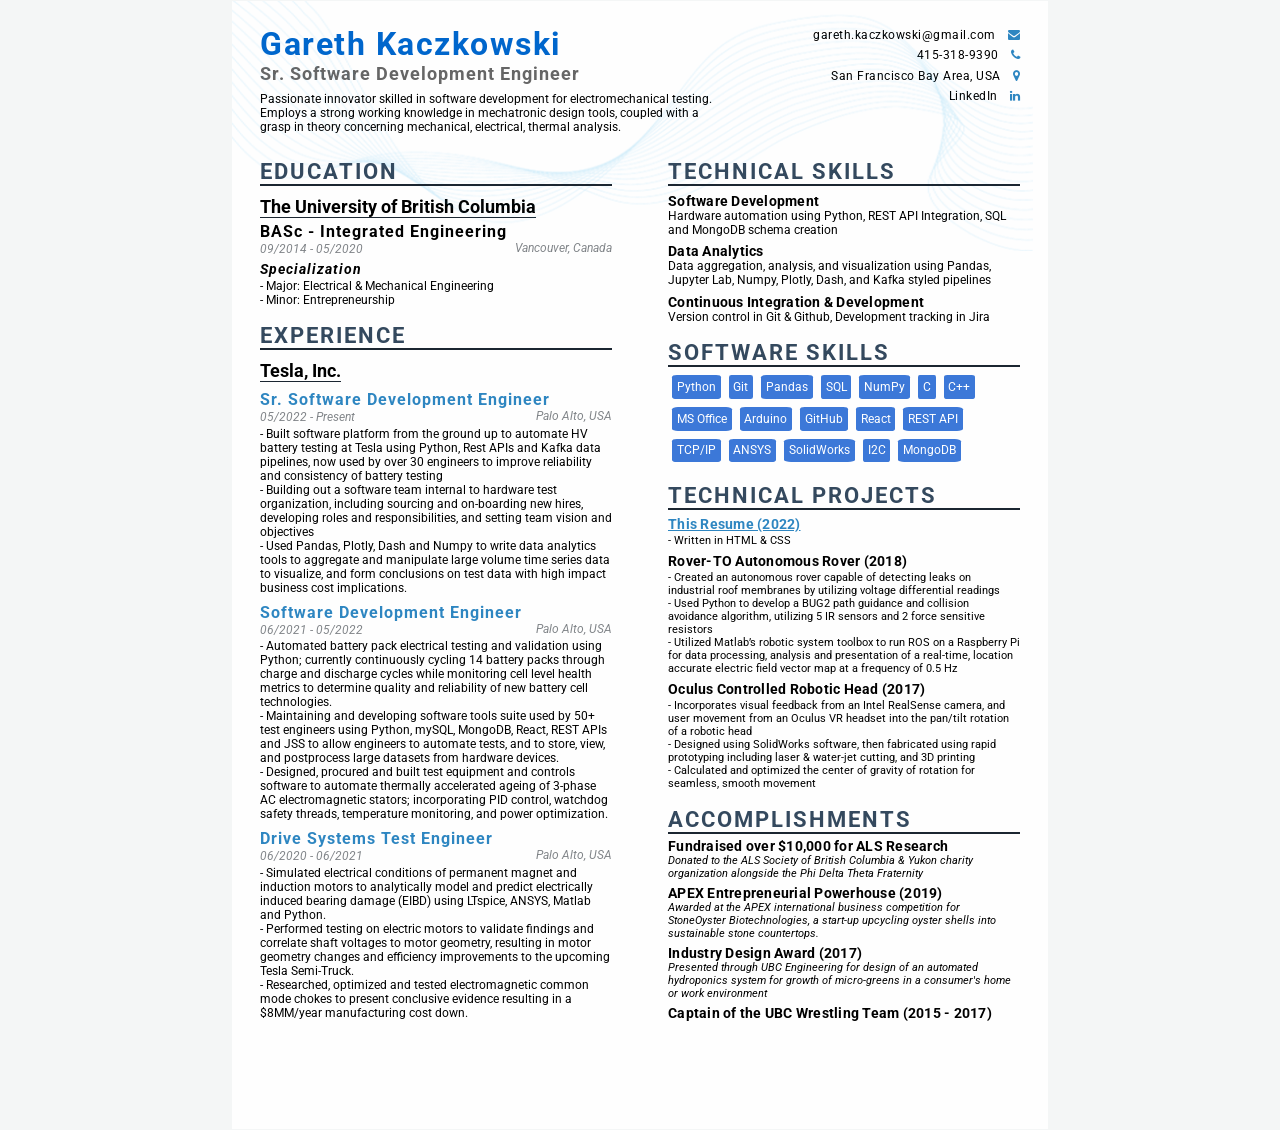
<file: index.html>
<!DOCTYPE html>
<html lang="en" xmlns="http://www.w3.org/1999/html">
<head>
    <meta charset="UTF-8">
    <meta http-equiv="X-UA-Compatible" content="IE=edge">
    <meta name="viewport" content="width=device-width, initial-scale=1.0">
    <title>Gareth Kaczkowski - Resume</title>

    <!-- Google font  -->
    <link rel="preconnect" href="https://fonts.googleapis.com">
    <link rel="preconnect" href="https://fonts.gstatic.com" crossorigin>
    <link href="https://fonts.googleapis.com/css2?family=Roboto:ital,wght@0,100;0,300;0,400;0,700;1,100;1,300;1,400;1,700&display=swap" rel="stylesheet">

    <!-- font-awesome -->
    <link rel="stylesheet" href="https://cdnjs.cloudflare.com/ajax/libs/font-awesome/4.7.0/css/font-awesome.min.css">

    <!-- Custom CSS -->
    <link rel="stylesheet" href="style.css">
</head>
<body>
    <main class="resume-contents">
        <img class="profile-image" src="img/wave.png" alt="Wave Image">
        <section class="top-section-left">
            <div class="top-section-contents">
                <div class="profile">
                    <p class="name">Gareth Kaczkowski</p>
                    <p class="profession">Sr. Software Development Engineer</p>
                    <p class="about-me-contents">
                        Passionate innovator skilled in software development for electromechanical
                        testing. Employs a strong working knowledge in mechatronic design tools,
                        coupled with a grasp in theory concerning mechanical, electrical, thermal analysis.
                    </p>
                </div>
            </div>
        </section>
        <section class="top-section-right">
            <div class="top-section-contents">
                <div class="contact-info">
                    <ul>
                        <li>gareth.kaczkowski@gmail.com<a href="mailto:gareth.kaczkowski@gmail.com"><i class="fa fa-envelope"></i></a></li>
                        <li>415-318-9390<i class="fa fa-phone"></i></li>
                        <li>San Francisco Bay Area, USA<i class="fa fa-map-marker"></i></li>
                        <li>LinkedIn<a href="https://www.linkedin.com/in/garethkaczkowski/"><i class="fa fa-linkedin"></i></a></li>
                        <!--<li>loremipsum.github.com<i class="fa fa-github"></i></li>-->
                    </ul>
                </div>
            </div>
        </section>
        <section class="bottom-section">
            <section class="left-section">
                <div class="left-section-contents">
                    <section class="education gap">
                        <div class="right-title">Education</div>
                        <div class="education-contents">
                            <div class="education-left">
                                <p class="education-school-name">The University of British Columbia</p>
                                <p class="education-degree">BASc - Integrated Engineering</p>
                                <div class="date-loc-details">
                                    <div class="details-left">
                                        <p class="time-period">09/2014 - 05/2020</p>
                                    </div>
                                    <div class="details-right">
                                        <p class="location">Vancouver, Canada</p>
                                    </div>
                                </div>
                            </div>
                            <div class="education-right">
                                <p class="education-subject">Specialization</p>
                                <p class="education-desc">
                                    <ul class="dashed">
                                      <li>Major: Electrical & Mechanical Engineering</li>
                                      <li>Minor: Entrepreneurship</li>
                                    </ul>
                                </p>
                            </div>
                        </div>
                    </section>
                    <section class="experience gap">
                        <div class="right-title">Experience</div>
                        <div class="experience-contents">
                            <p class="exp-company-name">Tesla, Inc.</p>
                            <div class="exp-positions">
                                <p class="exp-position">Sr. Software Development Engineer</p>
                                <div class="date-loc-details">
                                    <div class="details-left">
                                        <p class="time-period">05/2022 - Present</p>
                                    </div>
                                    <div class="details-right">
                                        <p class="location">Palo Alto, USA</p>
                                    </div>
                                </div>
                                <p class="exp-desc">
                                    <ul class="dashed">
                                      <li>Built software platform from the ground up to automate HV battery
                                          testing at Tesla using Python, Rest APIs and Kafka data pipelines,
                                          now used by over 30 engineers to improve reliability and consistency of
                                          battery testing</li>
                                      <li>Building out a software team internal to hardware test organization,
                                          including sourcing and on-boarding new hires, developing roles and
                                          responsibilities, and setting team vision and objectives</li>
                                      <li>Used Pandas, Plotly, Dash and Numpy to write data analytics tools to
                                          aggregate and manipulate large volume time series data to visualize,
                                          and form conclusions on test data with high impact business cost implications.
                                      </li>
                                    </ul>
                                </p>
                            </div>
                            <div class="exp-positions">
                                <p class="exp-position">Software Development Engineer</p>
                                <div class="date-loc-details">
                                    <div class="details-left">
                                        <p class="time-period">06/2021 - 05/2022</p>
                                    </div>
                                    <div class="details-right">
                                        <p class="location">Palo Alto, USA</p>
                                    </div>
                                </div>
                                <p class="exp-desc">
                                    <ul class="dashed">
                                      <li>Automated battery pack electrical testing and validation using
                                        Python; currently continuously cycling 14 battery packs through
                                        charge and discharge cycles while monitoring cell level health metrics
                                        to determine quality and reliability of new battery cell technologies.</li>
                                      <li>Maintaining and developing software tools suite used by 50+ test
                                        engineers using Python, mySQL, MongoDB, React, REST APIs and JSS
                                        to allow engineers to automate tests, and to store, view, and postprocess
                                        large datasets from hardware devices.</li>
                                      <li>Designed, procured and built test equipment and controls software to
                                        automate thermally accelerated ageing of 3-phase AC
                                        electromagnetic stators; incorporating PID control, watchdog safety
                                        threads, temperature monitoring, and power optimization.</li>
                                    </ul>
                                </p>
                            </div>
                            <div class="exp-positions">
                                <p class="exp-position">Drive Systems Test Engineer</p>
                                <div class="date-loc-details">
                                    <div class="details-left">
                                        <p class="time-period">06/2020 - 06/2021</p>
                                    </div>
                                    <div class="details-right">
                                        <p class="location">Palo Alto, USA</p>
                                    </div>
                                </div>
                                <p class="exp-desc">
                                    <ul class="dashed">
                                      <li>Simulated electrical conditions of permanent magnet and induction
                                        motors to analytically model and predict electrically induced bearing
                                        damage (EIBD) using LTspice, ANSYS, Matlab and Python.</li>
                                      <li>Performed testing on electric motors to validate findings and
                                        correlate shaft voltages to motor geometry, resulting in motor
                                        geometry changes and efficiency improvements to the upcoming
                                        Tesla Semi-Truck.</li>
                                      <li>Researched, optimized and tested electromagnetic common mode
                                        chokes to present conclusive evidence resulting in a $8MM/year
                                        manufacturing cost down.</li>
                                    </ul>
                                </p>
                            </div>
                        </div>
                    </section>
                </div>
            </section>
            <section class="right-section">
                <div class="right-section-contents">
                    <! -- TECHNICAL SKILLS -->
                    <section class="skills gap">
                        <div class="right-title">TECHNICAL SKILLS</div>
                        <div class="skills-contents">
                            <p class="skills-name">Software Development</p>
                            <p class="skills-desc">
                                Hardware automation using Python, REST API Integration, SQL and
                                MongoDB schema creation
                            </p>
                        </div>
                        <div class="skills-contents">
                                <p class="skills-name">Data Analytics</p>
                                <p class="skills-desc">
                                    Data aggregation, analysis, and visualization using Pandas, Jupyter Lab,
                                    Numpy, Plotly, Dash, and Kafka styled pipelines
                                </p>
                        </div>
                        <div class="skills-contents">
                                <p class="skills-name">Continuous Integration & Development</p>
                                <p class="skills-desc">
                                    Version control in Git & Github, Development tracking in Jira
                                </p>
                        </div>
                    </section>
                    <! -- SOFTWARE SKILLS -->
                    <section class="skills gap">
                        <div class="right-title">SOFTWARE SKILLS</div>
                            <div class="square">
                                <div class="box">
                                    <p>Python</p>
                                </div>
                                <div class="box">
                                    <p>Git</p>
                                </div>
                                <div class="box">
                                    <p>Pandas</p>
                                </div>
                                <div class="box">
                                    <p>SQL</p>
                                </div>
                                <div class="box">
                                    <p>NumPy</p>
                                </div>
                                <div class="box">
                                    <p>C</p>
                                </div>
                                <div class="box">
                                    <p>C++</p>
                                </div>
                                <div class="box">
                                    <p>MS Office</p>
                                </div>
                                <div class="box">
                                    <p>Arduino</p>
                                </div>
                                <div class="box">
                                    <p>GitHub</p>
                                </div>
                                <div class="box">
                                    <p>React</p>
                                </div>
                                <div class="box">
                                    <p>REST API</p>
                                </div>
                                <div class="box">
                                    <p>TCP/IP</p>
                                </div>
                                 <div class="box">
                                    <p>ANSYS</p>
                                </div>
                                 <div class="box">
                                    <p>SolidWorks</p>
                                </div>
                                <div class="box">
                                    <p>I2C</p>
                                </div>
                                <div class="box">
                                    <p>MongoDB</p>
                                </div>
                            </div>
                    </section>
                    <! -- TECHNICAL PROJECTS -->
                    <section class="projects gap">
                        <div class="right-title">TECHNICAL PROJECTS</div>
                        <div class="projects-contents">
                            <p class="projects-name"><a href="https://github.com/Gkaczkowski/html_resume">This Resume (2022)</a></p>
                            <p class="projects-desc">
                                <ul class="dashed">
                                      <li>Written in HTML & CSS</li>
                                </ul>
                            </p>
                        </div>
                        <div class="projects-contents">
                            <p class="projects-name">Rover-TO Autonomous Rover (2018)</p>
                            <p class="projects-desc">
                                <ul class="dashed">
                                      <li>Created an autonomous rover capable of detecting leaks on industrial roof
                                          membranes by utilizing voltage differential readings</li>
                                      <li>Used Python to develop a BUG2 path guidance and collision avoidance
                                          algorithm, utilizing 5 IR sensors and 2 force sensitive resistors</li>
                                      <li>Utilized Matlab’s robotic system toolbox to run ROS on a Raspberry Pi for
                                          data processing, analysis and presentation of a real-time, location accurate
                                          electric field vector map at a frequency of 0.5 Hz</li>
                                    </ul>
                            </p>
                        </div>
                        <div class="projects-contents">
                                <p class="projects-name">Oculus Controlled Robotic Head (2017)</p>
                                <p class="projects-desc">
                                    <ul class="dashed">
                                        <li>Incorporates visual feedback from an Intel RealSense camera, and user
                                            movement from an Oculus VR headset into the pan/tilt rotation of a robotic
                                            head</li>
                                        <li>Designed using SolidWorks software, then fabricated using rapid prototyping
                                            including laser & water-jet cutting, and 3D printing</li>
                                        <li>Calculated and optimized the center of gravity of rotation for seamless,
                                            smooth movement</li>
                                    </ul>
                                </p>
                        </div>
                    </section>
                    <! -- ACCOMPLISHMENTS -->
                    <section class="awards gap">
                        <div class="right-title">Accomplishments</div>
                        <div class="awards-contents">
                            <p class="awards-name">Fundraised over $10,000 for ALS Research</p>
                            <p class="awards-desc">
                                Donated to the ALS Society of British Columbia & Yukon charity organization
                                    alongside the Phi Delta Theta Fraternity
                            </p>
                        </div>
                        <div class="awards-contents">
                                <p class="awards-name">APEX Entrepreneurial Powerhouse (2019)</p>
                                <p class="awards-desc">
                                    Awarded at the APEX international business competition for StoneOyster Biotechnologies, a start-up upcycling oyster shells into sustainable
                                    stone countertops.
                                </p>
                        </div>
                        <div class="awards-contents">
                                <p class="awards-name">Industry Design Award (2017)</p>
                                <p class="awards-desc">
                                    Presented through UBC Engineering for design of an automated hydroponics system
                                    for growth of micro-greens in a consumer's home or work environment
                                </p>
                        </div>
                        <div class="awards-contents">
                                <p class="awards-name">Captain of the UBC Wrestling Team (2015 - 2017)</p>
                        </div>
                    </section>
                </div>
            </section>
        </section>
    </main>
</body>
</html>
</file>
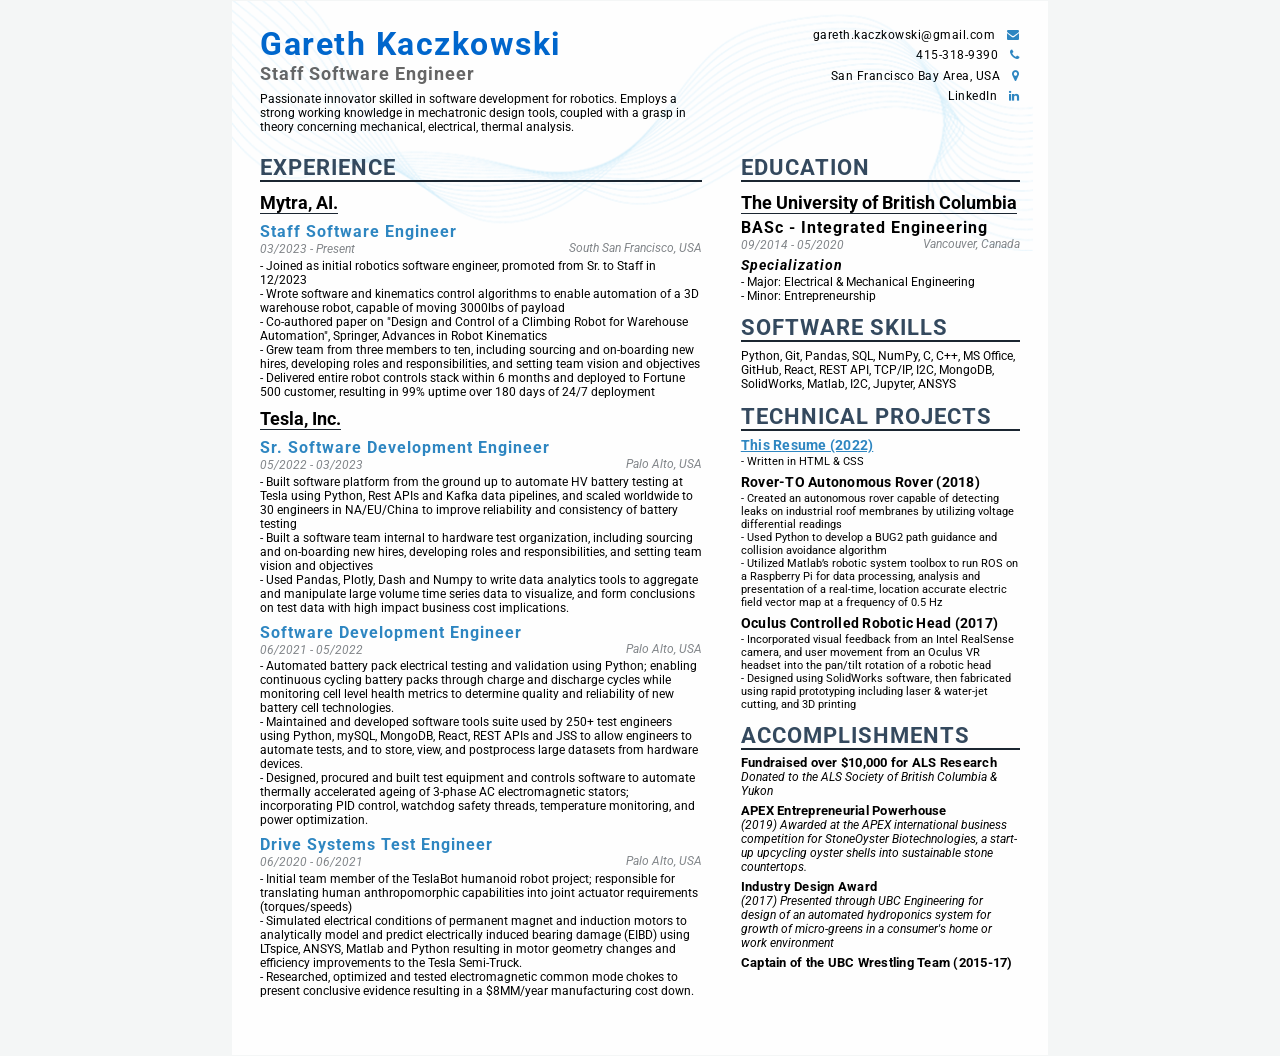
<file: resume_2024/index.html>
<!DOCTYPE html>
<html lang="en" xmlns="http://www.w3.org/1999/html">
<head>
    <meta charset="UTF-8">
    <meta http-equiv="X-UA-Compatible" content="IE=edge">
    <meta name="viewport" content="width=device-width, initial-scale=1.0">
    <title>Gareth Kaczkowski - Resume</title>

    <!-- Google font  -->
    <link rel="preconnect" href="https://fonts.googleapis.com">
    <link rel="preconnect" href="https://fonts.gstatic.com" crossorigin>
    <link href="https://fonts.googleapis.com/css2?family=Roboto:ital,wght@0,100;0,300;0,400;0,700;1,100;1,300;1,400;1,700&display=swap" rel="stylesheet">

    <!-- font-awesome -->
    <link rel="stylesheet" href="https://cdnjs.cloudflare.com/ajax/libs/font-awesome/4.7.0/css/font-awesome.min.css">

    <!-- Custom CSS -->
    <link rel="stylesheet" href="style.css">
</head>
<body>
    <main class="resume-contents">
        <img class="profile-image" src="../img/wave.png" alt="Wave Image">
        <section class="top-section-left">
            <div class="top-section-contents">
                <div class="profile">
                    <p class="name">Gareth Kaczkowski</p>
                    <p class="profession">Staff Software Engineer</p>
                    <p class="about-me-contents">
                        Passionate innovator skilled in software development for robotics. Employs a strong working knowledge in mechatronic design tools,
                        coupled with a grasp in theory concerning mechanical, electrical, thermal analysis.
                    </p>
                </div>
            </div>
        </section>
        <section class="top-section-right">
            <div class="top-section-contents">
                <div class="contact-info">
                    <ul>
                        <li>gareth.kaczkowski@gmail.com<a href="mailto:gareth.kaczkowski@gmail.com"><i class="fa fa-envelope"></i></a></li>
                        <li>415-318-9390<i class="fa fa-phone"></i></li>
                        <li>San Francisco Bay Area, USA<i class="fa fa-map-marker"></i></li>
                        <li>LinkedIn<a href="https://www.linkedin.com/in/garethkaczkowski/"><i class="fa fa-linkedin"></i></a></li>
                        <!--<li>loremipsum.github.com<i class="fa fa-github"></i></li>-->
                    </ul>
                </div>
            </div>
        </section>
        <section class="left-section">
            <div class="left-section-contents">
                <section class="experience gap">
                    <div class="right-title">Experience</div>
                    <div class="experience-contents">
                        <p class="exp-company-name">Mytra, AI.</p>
                        <div class="exp-positions">
                            <p class="exp-position">Staff Software Engineer</p>
                            <div class="date-loc-details">
                                <div class="details-left">
                                    <p class="time-period">03/2023 - Present</p>
                                </div>
                                <div class="details-right">
                                    <p class="location">South San Francisco, USA</p>
                                </div>
                            </div>
                            <p class="exp-desc">
                                <ul class="dashed">
                                    <li>Joined as initial robotics software engineer, promoted from Sr. to Staff in 12/2023</li>
                                    <li>Wrote software and kinematics control algorithms to enable automation of a 3D warehouse robot, capable of moving 3000lbs of payload </li>
                                    <li>Co-authored paper on "Design and Control of a Climbing Robot for Warehouse Automation", Springer, Advances in Robot Kinematics</li>
                                    <li>Grew team from three members to ten, including sourcing and on-boarding new hires, developing roles and responsibilities, and setting team vision and objectives</li>
                                    <li>Delivered entire robot controls stack within 6 months and deployed to Fortune 500 customer, resulting in 99% uptime over 180 days of 24/7 deployment</li>
                                </ul>
                            </p>
                        </div>
                        <p class="exp-company-name">Tesla, Inc.</p>
                        <div class="exp-positions">
                            <p class="exp-position">Sr. Software Development Engineer</p>
                            <div class="date-loc-details">
                                <div class="details-left">
                                    <p class="time-period">05/2022 - 03/2023</p>
                                </div>
                                <div class="details-right">
                                    <p class="location">Palo Alto, USA</p>
                                </div>
                            </div>
                            <p class="exp-desc">
                                <ul class="dashed">
                                    <li>Built software platform from the ground up to automate HV battery
                                        testing at Tesla using Python, Rest APIs and Kafka data pipelines,
                                        and scaled worldwide to 30 engineers in NA/EU/China to improve reliability and consistency of
                                        battery testing</li>
                                    <li>Built a software team internal to hardware test organization,
                                        including sourcing and on-boarding new hires, developing roles and
                                        responsibilities, and setting team vision and objectives</li>
                                    <li>Used Pandas, Plotly, Dash and Numpy to write data analytics tools to
                                        aggregate and manipulate large volume time series data to visualize,
                                        and form conclusions on test data with high impact business cost implications.
                                    </li>
                                </ul>
                            </p>
                        </div>
                        <div class="exp-positions">
                            <p class="exp-position">Software Development Engineer</p>
                            <div class="date-loc-details">
                                <div class="details-left">
                                    <p class="time-period">06/2021 - 05/2022</p>
                                </div>
                                <div class="details-right">
                                    <p class="location">Palo Alto, USA</p>
                                </div>
                            </div>
                            <p class="exp-desc">
                                <ul class="dashed">
                                    <li>Automated battery pack electrical testing and validation using
                                    Python; enabling continuous cycling battery packs through
                                    charge and discharge cycles while monitoring cell level health metrics
                                    to determine quality and reliability of new battery cell technologies.</li>
                                    <li>Maintained and developed software tools suite used by 250+ test
                                    engineers using Python, mySQL, MongoDB, React, REST APIs and JSS
                                    to allow engineers to automate tests, and to store, view, and postprocess
                                    large datasets from hardware devices.</li>
                                    <li>Designed, procured and built test equipment and controls software to
                                    automate thermally accelerated ageing of 3-phase AC
                                    electromagnetic stators; incorporating PID control, watchdog safety
                                    threads, temperature monitoring, and power optimization.</li>
                                </ul>
                            </p>
                        </div>
                        <div class="exp-positions">
                            <p class="exp-position">Drive Systems Test Engineer</p>
                            <div class="date-loc-details">
                                <div class="details-left">
                                    <p class="time-period">06/2020 - 06/2021</p>
                                </div>
                                <div class="details-right">
                                    <p class="location">Palo Alto, USA</p>
                                </div>
                            </div>
                            <p class="exp-desc">
                                <ul class="dashed">
                                    <li>Initial team member of the TeslaBot humanoid robot project; responsible for translating 
                                    human anthropomorphic capabilities into joint actuator requirements (torques/speeds)</li>
                                    <li>Simulated electrical conditions of permanent magnet and induction
                                    motors to analytically model and predict electrically induced bearing
                                    damage (EIBD) using LTspice, ANSYS, Matlab and Python resulting in motor
                                    geometry changes and efficiency improvements to the
                                    Tesla Semi-Truck.</li>
                                    <li>Researched, optimized and tested electromagnetic common mode
                                    chokes to present conclusive evidence resulting in a $8MM/year
                                    manufacturing cost down.</li>
                                </ul>
                            </p>
                        </div>
                    </div>
                </section>
            </div>
        </section>
        <section class="right-section">
            <div class="right-section-contents">
                <! -- EDUCATION -->
                <section class="education gap">
                    <div class="right-title">Education</div>
                    <div class="education-contents">
                        <div class="education-left">
                            <p class="education-school-name">The University of British Columbia</p>
                            <p class="education-degree">BASc - Integrated Engineering</p>
                            <div class="date-loc-details">
                                <div class="details-left">
                                    <p class="time-period">09/2014 - 05/2020</p>
                                </div>
                                <div class="details-right">
                                    <p class="location">Vancouver, Canada</p>
                                </div>
                            </div>
                        </div>
                        <div class="education-right">
                            <p class="education-subject">Specialization</p>
                            <p class="education-desc">
                                <ul class="dashed">
                                    <li>Major: Electrical & Mechanical Engineering</li>
                                    <li>Minor: Entrepreneurship</li>
                                </ul>
                            </p>
                        </div>
                    </div>
                </section>
                <! -- SOFTWARE SKILLS -->
                <section class="skills gap">
                    <div class="right-title">SOFTWARE SKILLS</div>
                    <div class="software-skills-contents">
                        <p class="software-skills">
                            Python, Git, Pandas, SQL, NumPy, C, C++, MS Office, GitHub, React, REST API, TCP/IP, I2C, MongoDB, SolidWorks, Matlab, I2C, Jupyter, ANSYS
                        </p>
                    </div>
                </section>
                <! -- TECHNICAL PROJECTS -->
                <section class="projects gap">
                    <div class="right-title">TECHNICAL PROJECTS</div>
                    <div class="projects-contents">
                        <p class="projects-name"><a href="https://github.com/Gkaczkowski/html_resume">This Resume (2022)</a></p>
                        <p class="projects-desc">
                            <ul class="dashed">
                                    <li>Written in HTML & CSS</li>
                            </ul>
                        </p>
                    </div>
                    <div class="projects-contents">
                        <p class="projects-name">Rover-TO Autonomous Rover (2018)</p>
                        <p class="projects-desc">
                            <ul class="dashed">
                                    <li>Created an autonomous rover capable of detecting leaks on industrial roof
                                        membranes by utilizing voltage differential readings</li>
                                    <li>Used Python to develop a BUG2 path guidance and collision avoidance
                                        algorithm</li>
                                    <li>Utilized Matlab’s robotic system toolbox to run ROS on a Raspberry Pi for
                                        data processing, analysis and presentation of a real-time, location accurate
                                        electric field vector map at a frequency of 0.5 Hz</li>
                                </ul>
                        </p>
                    </div>
                    <div class="projects-contents">
                            <p class="projects-name">Oculus Controlled Robotic Head (2017)</p>
                            <p class="projects-desc">
                                <ul class="dashed">
                                    <li>Incorporated visual feedback from an Intel RealSense camera, and user
                                        movement from an Oculus VR headset into the pan/tilt rotation of a robotic
                                        head</li>
                                    <li>Designed using SolidWorks software, then fabricated using rapid prototyping
                                        including laser & water-jet cutting, and 3D printing</li>
                                </ul>
                            </p>
                    </div>
                </section>
                <! -- ACCOMPLISHMENTS -->
                <section class="awards gap">
                    <div class="right-title">Accomplishments</div>
                    <div class="awards-contents">
                        <p class="awards-name">Fundraised over $10,000 for ALS Research</p>
                        <p class="awards-desc">
                            Donated to the ALS Society of British Columbia & Yukon
                        </p>
                    </div>
                    <div class="awards-contents">
                            <p class="awards-name">APEX Entrepreneurial Powerhouse</p>
                            <p class="awards-desc">
                                (2019) Awarded at the APEX international business competition for StoneOyster Biotechnologies, a start-up upcycling oyster shells into sustainable
                                stone countertops.
                            </p>
                    </div>
                    <div class="awards-contents">
                            <p class="awards-name">Industry Design Award</p>
                            <p class="awards-desc">
                                (2017) Presented through UBC Engineering for design of an automated hydroponics system
                                for growth of micro-greens in a consumer's home or work environment
                            </p>
                    </div>
                    <div class="awards-contents">
                            <p class="awards-name">Captain of the UBC Wrestling Team (2015-17)</p>
                    </div>
                </section>
            </div>
        </section>
    </main>
</body>
</html>
</file>
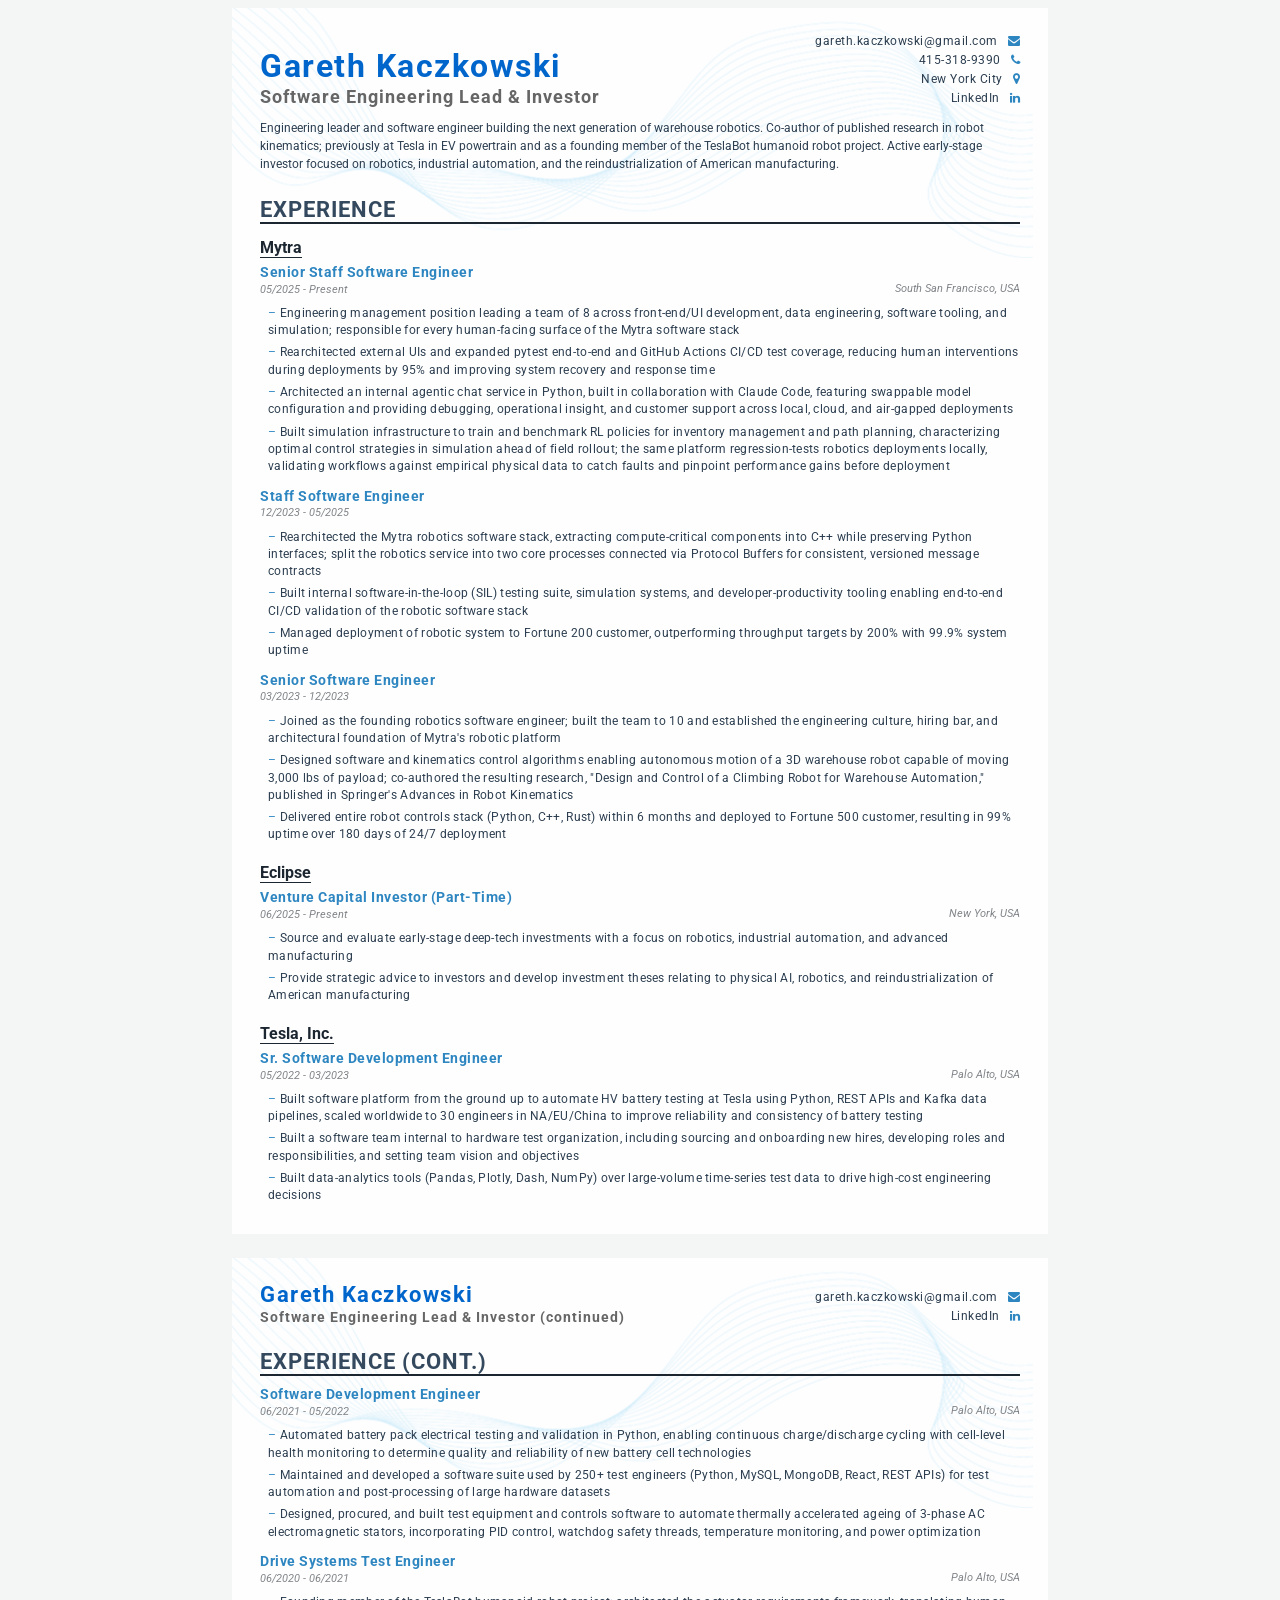
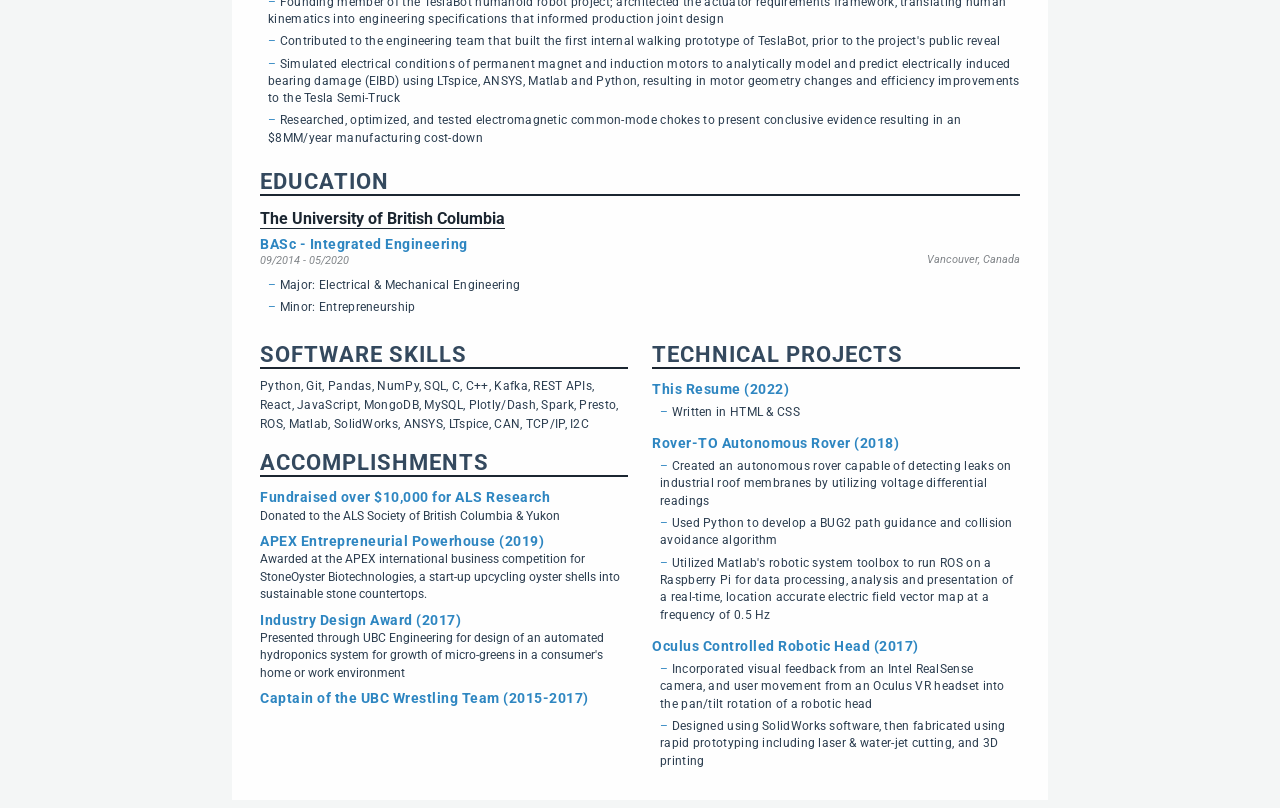
<file: resume_2026/index.html>
<!DOCTYPE html>
<html lang="en">
<head>
    <meta charset="UTF-8">
    <meta http-equiv="X-UA-Compatible" content="IE=edge">
    <meta name="viewport" content="width=device-width, initial-scale=1.0">
    <title>Gareth Kaczkowski - Resume</title>

    <!-- Google font  -->
    <link rel="preconnect" href="https://fonts.googleapis.com">
    <link rel="preconnect" href="https://fonts.gstatic.com" crossorigin>
    <link href="https://fonts.googleapis.com/css2?family=Roboto:ital,wght@0,100;0,300;0,400;0,700;1,100;1,300;1,400;1,700&display=swap" rel="stylesheet">

    <!-- font-awesome -->
    <link rel="stylesheet" href="https://cdnjs.cloudflare.com/ajax/libs/font-awesome/4.7.0/css/font-awesome.min.css">

    <!-- Custom CSS -->
    <link rel="stylesheet" href="style.css">
</head>
<body>
    <!-- ============================== PAGE 1 ============================== -->
    <main class="resume-page">
        <img class="profile-image" src="../img/wave.png" alt="Wave Image">

        <header class="page-header">
            <div class="header-left">
                <p class="name">Gareth Kaczkowski</p>
                <p class="profession">Software Engineering Lead &amp; Investor</p>
            </div>
            <div class="header-right">
                <ul class="contact-info">
                    <li>gareth.kaczkowski@gmail.com<a href="mailto:gareth.kaczkowski@gmail.com"><i class="fa fa-envelope"></i></a></li>
                    <li>415-318-9390<i class="fa fa-phone"></i></li>
                    <li>New York City<i class="fa fa-map-marker"></i></li>
                    <li><a href="https://www.linkedin.com/in/garethkaczkowski/">LinkedIn<i class="fa fa-linkedin"></i></a></li>
                </ul>
            </div>
        </header>

        <p class="about-me-contents">
            Engineering leader and software engineer building the next generation of warehouse robotics. Co-author of published research in robot kinematics; previously at Tesla in EV powertrain and as a founding member of the TeslaBot humanoid robot project. Active early-stage investor focused on robotics, industrial automation, and the reindustrialization of American manufacturing.
        </p>

        <section class="page-section">
            <div class="section-title">Experience</div>

            <div class="exp-block">
                <p class="exp-company-name">Mytra</p>
                <p class="exp-position">Senior Staff Software Engineer</p>
                <div class="date-loc-details">
                    <p class="time-period">05/2025 - Present</p>
                    <p class="location">South San Francisco, USA</p>
                </div>
                <ul class="dashed exp-desc">
                    <li>Engineering management position leading a team of 8 across front-end/UI development, data engineering, software tooling, and simulation; responsible for every human-facing surface of the Mytra software stack</li>
                    <li>Rearchitected external UIs and expanded pytest end-to-end and GitHub Actions CI/CD test coverage, reducing human interventions during deployments by 95% and improving system recovery and response time</li>
                    <li>Architected an internal agentic chat service in Python, built in collaboration with Claude Code, featuring swappable model configuration and providing debugging, operational insight, and customer support across local, cloud, and air-gapped deployments</li>
                    <li>Built simulation infrastructure to train and benchmark RL policies for inventory management and path planning, characterizing optimal control strategies in simulation ahead of field rollout; the same platform regression-tests robotics deployments locally, validating workflows against empirical physical data to catch faults and pinpoint performance gains before deployment</li>
                </ul>
                <p class="exp-position">Staff Software Engineer</p>
                <div class="date-loc-details">
                    <p class="time-period">12/2023 - 05/2025</p>
                    <p class="location">&nbsp;</p>
                </div>
                <ul class="dashed exp-desc">
                    <li>Rearchitected the Mytra robotics software stack, extracting compute-critical components into C++ while preserving Python interfaces; split the robotics service into two core processes connected via Protocol Buffers for consistent, versioned message contracts</li>
                    <li>Built internal software-in-the-loop (SIL) testing suite, simulation systems, and developer-productivity tooling enabling end-to-end CI/CD validation of the robotic software stack</li>
                    <li>Managed deployment of robotic system to Fortune 200 customer, outperforming throughput targets by 200% with 99.9% system uptime</li>
                </ul>
                <p class="exp-position">Senior Software Engineer</p>
                <div class="date-loc-details">
                    <p class="time-period">03/2023 - 12/2023</p>
                    <p class="location">&nbsp;</p>
                </div>
                <ul class="dashed exp-desc">
                    <li>Joined as the founding robotics software engineer; built the team to 10 and established the engineering culture, hiring bar, and architectural foundation of Mytra's robotic platform</li>
                    <li>Designed software and kinematics control algorithms enabling autonomous motion of a 3D warehouse robot capable of moving 3,000 lbs of payload; co-authored the resulting research, "Design and Control of a Climbing Robot for Warehouse Automation," published in Springer's Advances in Robot Kinematics</li>
                    <li>Delivered entire robot controls stack (Python, C++, Rust) within 6 months and deployed to Fortune 500 customer, resulting in 99% uptime over 180 days of 24/7 deployment</li>
                </ul>
            </div>

            <div class="exp-block">
                <p class="exp-company-name">Eclipse</p>
                <p class="exp-position">Venture Capital Investor (Part-Time)</p>
                <div class="date-loc-details">
                    <p class="time-period">06/2025 - Present</p>
                    <p class="location">New York, USA</p>
                </div>
                <ul class="dashed exp-desc">
                    <li>Source and evaluate early-stage deep-tech investments with a focus on robotics, industrial automation, and advanced manufacturing</li>
                    <li>Provide strategic advice to investors and develop investment theses relating to physical AI, robotics, and reindustrialization of American manufacturing</li>
                </ul>
            </div>

            <div class="exp-block">
                <p class="exp-company-name">Tesla, Inc.</p>
                <p class="exp-position">Sr. Software Development Engineer</p>
                <div class="date-loc-details">
                    <p class="time-period">05/2022 - 03/2023</p>
                    <p class="location">Palo Alto, USA</p>
                </div>
                <ul class="dashed exp-desc">
                    <li>Built software platform from the ground up to automate HV battery testing at Tesla using Python, REST APIs and Kafka data pipelines, scaled worldwide to 30 engineers in NA/EU/China to improve reliability and consistency of battery testing</li>
                    <li>Built a software team internal to hardware test organization, including sourcing and onboarding new hires, developing roles and responsibilities, and setting team vision and objectives</li>
                    <li>Built data-analytics tools (Pandas, Plotly, Dash, NumPy) over large-volume time-series test data to drive high-cost engineering decisions</li>
                </ul>
            </div>
        </section>
    </main>

    <!-- ============================== PAGE 2 ============================== -->
    <main class="resume-page">
        <img class="profile-image" src="../img/wave.png" alt="Wave Image">

        <header class="page-header page-header-compact">
            <div class="header-left">
                <p class="name">Gareth Kaczkowski</p>
                <p class="profession">Software Engineering Lead &amp; Investor (continued)</p>
            </div>
            <div class="header-right">
                <ul class="contact-info">
                    <li>gareth.kaczkowski@gmail.com<a href="mailto:gareth.kaczkowski@gmail.com"><i class="fa fa-envelope"></i></a></li>
                    <li><a href="https://www.linkedin.com/in/garethkaczkowski/">LinkedIn<i class="fa fa-linkedin"></i></a></li>
                </ul>
            </div>
        </header>

        <section class="page-section">
            <div class="section-title">Experience (cont.)</div>

            <div class="exp-block">
                <p class="exp-position">Software Development Engineer</p>
                <div class="date-loc-details">
                    <p class="time-period">06/2021 - 05/2022</p>
                    <p class="location">Palo Alto, USA</p>
                </div>
                <ul class="dashed exp-desc">
                    <li>Automated battery pack electrical testing and validation in Python, enabling continuous charge/discharge cycling with cell-level health monitoring to determine quality and reliability of new battery cell technologies</li>
                    <li>Maintained and developed a software suite used by 250+ test engineers (Python, MySQL, MongoDB, React, REST APIs) for test automation and post-processing of large hardware datasets</li>
                    <li>Designed, procured, and built test equipment and controls software to automate thermally accelerated ageing of 3-phase AC electromagnetic stators, incorporating PID control, watchdog safety threads, temperature monitoring, and power optimization</li>
                </ul>

                <p class="exp-position">Drive Systems Test Engineer</p>
                <div class="date-loc-details">
                    <p class="time-period">06/2020 - 06/2021</p>
                    <p class="location">Palo Alto, USA</p>
                </div>
                <ul class="dashed exp-desc">
                    <li>Founding member of the TeslaBot humanoid robot project; architected the actuator requirements framework, translating human kinematics into engineering specifications that informed production joint design</li>
                    <li>Contributed to the engineering team that built the first internal walking prototype of TeslaBot, prior to the project's public reveal</li>
                    <li>Simulated electrical conditions of permanent magnet and induction motors to analytically model and predict electrically induced bearing damage (EIBD) using LTspice, ANSYS, Matlab and Python, resulting in motor geometry changes and efficiency improvements to the Tesla Semi-Truck</li>
                    <li>Researched, optimized, and tested electromagnetic common-mode chokes to present conclusive evidence resulting in an $8MM/year manufacturing cost-down</li>
                </ul>
            </div>

        </section>

        <section class="page-section">
            <div class="section-title">Education</div>
            <div class="exp-block">
                <p class="exp-company-name">The University of British Columbia</p>
                <p class="exp-position">BASc - Integrated Engineering</p>
                <div class="date-loc-details">
                    <p class="time-period">09/2014 - 05/2020</p>
                    <p class="location">Vancouver, Canada</p>
                </div>
                <ul class="dashed exp-desc">
                    <li>Major: Electrical &amp; Mechanical Engineering</li>
                    <li>Minor: Entrepreneurship</li>
                </ul>
            </div>
        </section>

        <div class="two-col">
            <div class="two-col-cell">
                <section class="page-section">
                    <div class="section-title">Software Skills</div>
                    <p class="software-skills">
                        Python, Git, Pandas, NumPy, SQL, C, C++, Kafka, REST APIs, React, JavaScript, MongoDB, MySQL, Plotly/Dash, Spark, Presto, ROS, Matlab, SolidWorks, ANSYS, LTspice, CAN, TCP/IP, I2C
                    </p>
                </section>

                <section class="page-section">
                    <div class="section-title">Accomplishments</div>
                    <div class="exp-block">
                        <p class="awards-name">Fundraised over $10,000 for ALS Research</p>
                        <p class="awards-desc">Donated to the ALS Society of British Columbia &amp; Yukon</p>

                        <p class="awards-name">APEX Entrepreneurial Powerhouse (2019)</p>
                        <p class="awards-desc">Awarded at the APEX international business competition for StoneOyster Biotechnologies, a start-up upcycling oyster shells into sustainable stone countertops.</p>

                        <p class="awards-name">Industry Design Award (2017)</p>
                        <p class="awards-desc">Presented through UBC Engineering for design of an automated hydroponics system for growth of micro-greens in a consumer's home or work environment</p>

                        <p class="awards-name">Captain of the UBC Wrestling Team (2015-2017)</p>
                    </div>
                </section>
            </div>

            <div class="two-col-cell">
                <section class="page-section">
                    <div class="section-title">Technical Projects</div>
                    <div class="exp-block">
                        <p class="projects-name"><a href="https://github.com/Gkaczkowski/html_resume">This Resume (2022)</a></p>
                        <ul class="dashed exp-desc">
                            <li>Written in HTML &amp; CSS</li>
                        </ul>

                        <p class="projects-name">Rover-TO Autonomous Rover (2018)</p>
                        <ul class="dashed exp-desc">
                            <li>Created an autonomous rover capable of detecting leaks on industrial roof membranes by utilizing voltage differential readings</li>
                            <li>Used Python to develop a BUG2 path guidance and collision avoidance algorithm</li>
                            <li>Utilized Matlab's robotic system toolbox to run ROS on a Raspberry Pi for data processing, analysis and presentation of a real-time, location accurate electric field vector map at a frequency of 0.5 Hz</li>
                        </ul>

                        <p class="projects-name">Oculus Controlled Robotic Head (2017)</p>
                        <ul class="dashed exp-desc">
                            <li>Incorporated visual feedback from an Intel RealSense camera, and user movement from an Oculus VR headset into the pan/tilt rotation of a robotic head</li>
                            <li>Designed using SolidWorks software, then fabricated using rapid prototyping including laser &amp; water-jet cutting, and 3D printing</li>
                        </ul>
                    </div>
                </section>
            </div>
        </div>
    </main>
</body>
</html>
</file>
<file: style.css>
* {
    margin: 0;
    padding: 0;
    box-sizing: border-box;
    list-style: none;
    font-family: 'Roboto', sans-serif;
}

body {
    background-color: #F4F6F6;
    z-index:1;
}

.resume-contents {
    max-width: 816px;
    max-height: 1054px:
    min-height: 100vh;
    width: 100%;
    margin: 0.05rem auto;
    display: grid;
    grid-template-columns: repeat(8, 1fr);
    grid-template-rows: repeat(8, 1fr);
    z-index:1;
}

.profile-image {
    position:absolute;
    z-index:0;
    max-height: 250px;
    opacity: 0.2;
    object-fit: contain;
}

.top-section-right{
    grid-column: span 3;
    grid-row: span 1;
    height: 100%;
    background-color: #FEFEFE;
}

.top-section-left {
    grid-column: span 5;
    grid-row: span 1;
    height: 100%;
    background-color: #FEFEFE;
}

.bottom-section {
    grid-column: span 8;
    grid-row: span 7;
    height: 100%;
    background-color: #FEFEFE;

}
.top-section-contents{
    padding: 0rem 1.75rem;
    padding-top: 1.5rem;
    display: grid
}

.right-section-contents {
    padding: 0rem 1.75rem;
}
.left-section-contents {
    padding: 0rem 1.75rem;
}

.profile {
    width: 100%;

}

.name {
    color: #0066CC;
    font-size: 32px;
    letter-spacing: 1.5px;
    <! -- text-transform: uppercase; -- >
    text-align: left;
    font-weight: bold;
    padding: 0rem 0;
}

.profession {
    color: #666666;
    font-size: 18px;
    <! -- text-transform: uppercase; -- >
    text-align: left;
    letter-spacing: 1px;
    font-weight: bold;
    padding-bottom: 0.5rem;

}

.about-me-contents {
    font-size: 12px;
    padding-bottom: 0.5rem;
}

.contact-info ul li {
    font-size: 12px;
    padding: 0.2rem 0;
    align-items: right;
    text-align: right;
    justify-content: space-between;
    letter-spacing: 0.5px;
}

.contact-info ul li i {
    font-size: 12px;
    color: #2E86C1;
    margin-left: 0.75rem;
}

ul {
  margin: 0;
}
ul.dashed {
  list-style-type: none;
}

ul.dashed > li:before {
  content: " - ";
  text-indent: -5px;
}

.experience ul {
    padding-top: 0.1rem;
    font-size: 12px;
}

.skills ul {
    padding-top: 0.1rem;
}
.skills ul li p {
    padding: .4rem 0;
    color: #d6dbdfaf;
    font-size: 18px;
    letter-spacing: 1px;
    display: flex;
    align-items: center;
    text-transform: uppercase;
}

.projects ul {
    padding-top: 0.1rem;
    font-size: 11px;
}

.education ul {
    padding-top: 0.1rem;
    font-size: 12px;
}



.right-title {
    color: #34495E;
    font-size: 22px;
    letter-spacing: 2px;
    text-transform: uppercase;
    font-weight: bold;
    display: flex;
    align-items: center;
    position: relative;
    padding-top: 1rem;
    border-bottom: 2px solid #1B2631;

}

.gap {
    padding-bottom: 0.05rem;
}

.bottom-section {
    display: grid;
    grid-template-columns: repeat(2, 1fr);
    padding-top: .1rem;
}

.date-loc-details {
    display: grid;
    grid-template-columns: repeat(2, 1fr);
}

.exp-company-name,
.education-school-name,
.awards-company-name {
    font-size: 18px;
    font-weight: bold;
    border-bottom: 1px solid #1B2631;
    display: inline-block;
    width: auto;
    padding-top: 0.6rem;
}
.education-degree {
    font-size: 16px;
    font-weight: bold;
    letter-spacing: 1px;
    padding-top: 0.25rem;
}

.time-period {
    font-size: 12px;
    font-style: italic;
    line-height:1rem;
    color: #818589;
}

.location {
    font-size: 12px;
    font-style: italic;
    color: #818589;
    text-align: right;
}

.exp-position {
    font-size: 16px;
    font-weight: bold;
    letter-spacing: 1px;
    color: #2E86C1;
    padding-top: 0.5rem;
}

.education-subject {
    font-size: 14px;
    font-weight: bold;
    font-style: italic;
    letter-spacing: 1px;
    padding-top: 0.25rem;
}

.projects-name,
.skills-name {
    font-size: 14px;
    font-weight: bold;
    letter-spacing: 0.25px;
    color: #black;
    padding-top: 0.4rem;
}

.awards-name {
    font-size: 14px;
    font-weight: bold;
    letter-spacing: 0.25px;
    color: #black;
    padding-top: 0.3rem;
}

.exp-desc,
.education-desc {
    font-size: 12px;
    letter-spacing: 0.5px;
    line-height: 1.5rem;
    padding-left: 5px;
}
.awards-desc {
    font-size: 11px;
    font-style: italic;
}

.skills-desc {
    font-size: 12px;
}

.projects-desc {
    font-size: 11px;
}

a {
    color: #2E86C1;
}

.box {
  font-size: 12px;
  color: white;
  float: left;
  border-radius: 10%;
  padding: 0.3rem;
  background-color: #3c78d8;
  margin: 0.25rem;
}
.square {
    padding-top: 0.25rem;
    display: flex;
    flex-wrap: wrap;
}
.square::after {
  content: "";
  clear: both;
  display: table;
}

/* Media queries */
@media screen and (max-width:780px) {
    .experience-contents,
    .education-contents,
    .awards-contents {
        grid-template-columns: repeat(1, 1fr);
    }
}

@media screen and (max-width:780px) {
    .left-section {
        grid-column: span 3;
    }

    .bottom-section {
        grid-column: span 4;
    }

}

@media screen and (max-width:1200px) {
    .resume-contents {
        grid-template-columns: repeat(1, 1fr);
    }
}

@media screen and (max-width:390px) {
    .resume-contents {
        width: 100%;
        margin: 0 auto;
    }

    .name {
        font-size: 20px;
    }

    .profession {
        font-size: 18px;
    }

    .left-title {
        font-size: 18px;
    }

    .right-title {
        font-size: 18px;
    }

    .contact-info ul li,
    .references ul li {
        font-size: 12px;
    }

    .contact-info ul li i,
    .references ul li i {
        /* padding-right: 1rem; */
        font-size: 12px;
    }

    .skills ul li p {
        font-size: 12px;
    }

    .about-me-contents {
        font-size: 16px;
        line-height: 1.5rem;
    }

    .exp-company-name,
    .education-school-name,
    .awards-company-name {
        font-size: 18px;
    }

    .exp-time-period,
    .time-period,
    .awards-time-period {
        font-size: 16px;
    }

    .exp-position,
    .education-subject {
        font-size: 18px;
    }

    awards-name {
        font-size: 14px;
    }
</file>
<file: resume_2024/style.css>
* {
    margin: 0;
    padding: 0;
    box-sizing: border-box;
    list-style: none;
    font-family: 'Roboto', sans-serif;
}

body {
    background-color: #F4F6F6;
    z-index:1;
}

.resume-contents {
    max-width: 816px;
    max-height: 1054px;
    min-height: 100vh;
    width: 100%;
    margin: 0.05rem auto;
    display: grid;
    grid-template-columns: repeat(10, 1fr);
    grid-template-rows: repeat(8, 1fr);
    z-index:1;
}

.profile-image {
    position:absolute;
    z-index:0;
    max-height: 250px;
    opacity: 0.2;
    object-fit: contain;
}

.top-section-right{
    grid-column: span 4;
    grid-row: span 1;
    height: 100%;
    background-color: #FEFEFE;
}

.top-section-left {
    grid-column: span 6;
    grid-row: span 1;
    height: 100%;
    background-color: #FEFEFE;
}

.right-section {
    grid-column: span 4;
    grid-row: span 7;
    height: 100%;
    background-color: #FEFEFE;
}

.left-section {
    grid-column: span 6;
    grid-row: span 7;
    height: 100%;
    background-color: #FEFEFE;
}

.top-section-contents{
    padding: 0rem 1.75rem;
    padding-top: 1.5rem;
    display: grid
}

.right-section-contents {
    padding-left: 1.2rem;
    padding-right: 1.75rem;
}
.left-section-contents {
    padding-left: 1.75rem;
    padding-right: 1.2rem;
}

.profile {
    width: 100%;

}

.name {
    color: #0066CC;
    font-size: 32px;
    letter-spacing: 1.5px;
    <! -- text-transform: uppercase; -- >
    text-align: left;
    font-weight: bold;
    padding: 0rem 0;
}

.profession {
    color: #666666;
    font-size: 18px;
    <! -- text-transform: uppercase; -- >
    text-align: left;
    letter-spacing: 1px;
    font-weight: bold;
    padding-bottom: 0.5rem;

}

.about-me-contents {
    font-size: 12px;
    padding-bottom: 0.5rem;
}

.contact-info ul li {
    font-size: 12px;
    padding: 0.2rem 0;
    align-items: right;
    text-align: right;
    justify-content: space-between;
    letter-spacing: 0.5px;
}

.contact-info ul li i {
    font-size: 12px;
    color: #2E86C1;
    margin-left: 0.75rem;
}

ul {
  margin: 0;
}
ul.dashed {
  list-style-type: none;
}

ul.dashed > li:before {
  content: " - ";
  text-indent: -5px;
}

.experience ul {
    padding-top: 0.1rem;
    font-size: 12px;
}

.skills ul {
    padding-top: 0.1rem;
}
.skills ul li p {
    padding: .4rem 0;
    color: #d6dbdfaf;
    font-size: 18px;
    letter-spacing: 1px;
    display: flex;
    align-items: center;
    text-transform: uppercase;
}

.projects ul {
    padding-top: 0.1rem;
    font-size: 11px;
}

.education ul {
    padding-top: 0.1rem;
    font-size: 12px;
}

.right-title {
    color: #34495E;
    font-size: 22px;
    letter-spacing: 1px;
    text-transform: uppercase;
    font-weight: bold;
    display: flex;
    align-items: center;
    position: relative;
    padding-top: 0.75rem;
    border-bottom: 2px solid #1B2631;

}

.gap {
    padding-bottom: 0.05rem;
}

.right-section {
    display: grid;
    padding-top: .1rem;
}

.left-section {
    display: grid;
    padding-top: .1rem;
}

.date-loc-details {
    display: grid;
    grid-template-columns: repeat(2, 1fr);
}

.education-degree {
    font-size: 16px;
    font-weight: bold;
    letter-spacing: 1px;
    padding-top: 0.25rem;
}

.time-period {
    font-size: 12px;
    font-style: italic;
    line-height:1rem;
    color: #818589;
}

.location {
    font-size: 12px;
    font-style: italic;
    color: #818589;
    text-align: right;
}

.exp-position {
    font-size: 16px;
    font-weight: bold;
    letter-spacing: 1px;
    color: #2E86C1;
    padding-top: 0.5rem;
}

.education-subject {
    font-size: 14px;
    font-weight: bold;
    font-style: italic;
    letter-spacing: 1px;
    padding-top: 0.25rem;
}

.projects-name,
.skills-name {
    font-size: 14px;
    font-weight: bold;
    letter-spacing: 0.25px;
    color: #black;
    padding-top: 0.4rem;
}

.awards-name {
    font-size: 13px;
    font-weight: bold;
    letter-spacing: 0.25px;
    color: #black;
    padding-top: 0.3rem;
}

.exp-desc,
.education-desc {
    font-size: 12px;
    letter-spacing: 0.5px;
    line-height: 1.5rem;
    padding-left: 5px;
}
.awards-desc {
    font-size: 12px;
    font-style: italic;
}

.skills-desc {
    font-size: 12px;
}

.software-skills {
    font-size: 12px;
    padding-top: 0.4rem;
}

.projects-desc {
    font-size: 12px;
}

a {
    color: #2E86C1;
}

.exp-company-name,
.education-school-name {
    font-size: 18px;
    font-weight: bold;
    border-bottom: 1px solid #1B2631;
    display: inline-block;
    width: auto;
    padding-top: 0.6rem;
}

.box {
  font-size: 12px;
  color: white;
  float: left;
  border-radius: 10%;
  padding: 0.3rem;
  background-color: #3c78d8;
  margin: 0.25rem;
}
.square {
    padding-top: 0.25rem;
    display: flex;
    flex-wrap: wrap;
}
.square::after {
  content: "";
  clear: both;
  display: table;
}

/* Media queries */
@media screen and (max-width:780px) {
    .experience-contents,
    .education-contents,
    .awards-contents {
        grid-template-columns: repeat(1, 1fr);
    }
}

@media screen and (max-width:780px) {
    .left-section {
        grid-column: span 3;
    }

    .right-section {
        grid-column: span 2;
    }

}

@media screen and (max-width:1200px) {
    .resume-contents {
        grid-template-columns: repeat(1, 1fr);
    }
}

@media screen and (max-width:390px) {
    .resume-contents {
        width: 100%;
        margin: 0 auto;
    }

    .name {
        font-size: 20px;
    }

    .profession {
        font-size: 18px;
    }

    .left-title {
        font-size: 18px;
    }

    .right-title {
        font-size: 18px;
    }

    .contact-info ul li,
    .references ul li {
        font-size: 12px;
    }

    .contact-info ul li i,
    .references ul li i {
        /* padding-right: 1rem; */
        font-size: 12px;
    }

    .skills ul li p {
        font-size: 12px;
    }

    .about-me-contents {
        font-size: 16px;
        line-height: 1.5rem;
    }

    .exp-company-name,
    .education-school-name,

    .exp-time-period,
    .time-period,

    .exp-position,
    .education-subject {
        font-size: 18px;
    }

}
</file>
<file: resume_2026/style.css>
* {
    margin: 0;
    padding: 0;
    box-sizing: border-box;
    list-style: none;
    font-family: 'Roboto', sans-serif;
    color: #2C3E50;
}

body {
    background-color: #F4F6F6;
    z-index: 1;
}

.resume-page {
    position: relative;
    max-width: 816px;
    min-height: 1054px;
    width: 100%;
    margin: 0.5rem auto;
    padding: 1.5rem 1.75rem;
    background-color: #FEFEFE;
    overflow: hidden;
    z-index: 1;
    page-break-after: always;
}

.resume-page + .resume-page {
    margin-top: 1.5rem;
}

.profile-image {
    position: absolute;
    top: 0;
    left: 0;
    z-index: 0;
    max-height: 250px;
    opacity: 0.2;
    object-fit: contain;
    pointer-events: none;
}

/* ---------- header band ---------- */
.page-header {
    position: relative;
    z-index: 1;
    display: grid;
    grid-template-columns: 6fr 4fr;
    align-items: end;
    gap: 1rem;
    padding-bottom: 0.5rem;
}

.page-header-compact .name {
    font-size: 22px;
}

.page-header-compact .profession {
    font-size: 14px;
}

.name {
    color: #0066CC;
    font-size: 32px;
    letter-spacing: 1.5px;
    font-weight: 700;
}

.profession {
    color: #666666;
    font-size: 18px;
    letter-spacing: 1px;
    font-weight: 700;
    padding-top: 0.1rem;
}

.contact-info {
    text-align: right;
}

.contact-info li {
    color: #2C3E50;
    font-size: 12px;
    padding: 0.15rem 0;
    letter-spacing: 0.5px;
}

.contact-info li i {
    font-size: 12px;
    color: #2E86C1;
    margin-left: 0.6rem;
}

.contact-info li a {
    color: #2C3E50;
    text-decoration: none;
}

/* ---------- summary ---------- */
.about-me-contents {
    position: relative;
    z-index: 1;
    color: #2C3E50;
    font-size: 12px;
    line-height: 1.5;
    padding: 0.25rem 0 0.5rem;
}

/* ---------- section ---------- */
.page-section {
    position: relative;
    z-index: 1;
    padding-top: 0.5rem;
}

.section-title {
    color: #34495E;
    font-size: 22px;
    letter-spacing: 1px;
    text-transform: uppercase;
    font-weight: 700;
    border-bottom: 2px solid #1B2631;
    padding-top: 0.5rem;
}

/* ---------- experience block ---------- */
.exp-block {
    padding-top: 0.25rem;
}

.exp-company-name {
    font-size: 16px;
    font-weight: 700;
    color: #1B2631;
    border-bottom: 1px solid #1B2631;
    display: inline-block;
    width: auto;
    padding-top: 0.6rem;
}

.exp-position {
    font-size: 14px;
    font-weight: 700;
    letter-spacing: 0.5px;
    color: #2E86C1;
    padding-top: 0.4rem;
}

.date-loc-details {
    display: grid;
    grid-template-columns: repeat(2, 1fr);
    padding-top: 0.1rem;
}

.time-period {
    font-size: 11px;
    font-style: italic;
    line-height: 1rem;
    color: #818589;
}

.location {
    font-size: 11px;
    font-style: italic;
    color: #818589;
    text-align: right;
}

/* ---------- bullets ---------- */
ul.dashed {
    list-style-type: none;
    padding-left: 0.5rem;
    padding-top: 0.3rem;
}

ul.dashed > li {
    color: #2C3E50;
    font-size: 12px;
    letter-spacing: 0.3px;
    line-height: 1.45;
    padding: 0.15rem 0;
}

ul.dashed > li:before {
    content: "– ";
    color: #2E86C1;
}

.exp-desc {
    padding-bottom: 0.2rem;
}

/* ---------- skills ---------- */
.software-skills {
    font-size: 12px;
    line-height: 1.6;
    color: #2C3E50;
    padding-top: 0.5rem;
    letter-spacing: 0.3px;
}

/* ---------- projects / awards labels ---------- */
.projects-name,
.awards-name {
    font-size: 14px;
    font-weight: 700;
    letter-spacing: 0.5px;
    color: #2E86C1;
    padding-top: 0.5rem;
}

.awards-desc {
    font-size: 12px;
    color: #2C3E50;
    line-height: 1.45;
    padding-top: 0.15rem;
}

/* ---------- links ---------- */
a {
    color: #2E86C1;
    text-decoration: none;
}

a:hover {
    text-decoration: underline;
}

/* ---------- two column block ---------- */
.two-col {
    position: relative;
    z-index: 1;
    display: grid;
    grid-template-columns: 1fr 1fr;
    gap: 1.5rem;
    padding-top: 0.25rem;
}

.two-col-cell {
    display: flex;
    flex-direction: column;
}

/* ---------- print ---------- */
@page {
    size: 8.5in 11in;
    margin: 0;
}

@media print {
    html, body {
        background-color: #FFFFFF;
        margin: 0;
        padding: 0;
    }

    .resume-page {
        width: 8.5in;
        height: 11in;
        max-width: none;
        min-height: 0;
        margin: 0;
        padding: 0.3in 0.4in;
        box-shadow: none;
        overflow: hidden;
        page-break-after: always;
        page-break-inside: avoid;
        break-after: page;
        break-inside: avoid;
    }

    .resume-page + .resume-page {
        margin-top: 0;
    }

    .resume-page:last-of-type {
        page-break-after: auto;
        break-after: auto;
    }

    /* tighten spacing for print so page 1 fits */
    .page-header {
        padding-bottom: 0.25rem;
    }

    .name {
        font-size: 28px;
    }

    .profession {
        font-size: 16px;
    }

    .about-me-contents {
        padding: 0.1rem 0 0.25rem;
        line-height: 1.4;
    }

    .page-section {
        padding-top: 0.3rem;
    }

    .section-title {
        font-size: 20px;
        padding-top: 0.3rem;
    }

    .exp-block {
        padding-top: 0.1rem;
    }

    .exp-company-name {
        padding-top: 0.35rem;
    }

    .exp-position {
        padding-top: 0.2rem;
    }

    .date-loc-details {
        padding-top: 0.05rem;
    }

    ul.dashed {
        padding-top: 0.15rem;
    }

    ul.dashed > li {
        line-height: 1.3;
        padding: 0.08rem 0;
    }

    .exp-desc {
        padding-bottom: 0.1rem;
    }
}

/* ---------- responsive ---------- */
@media screen and (max-width: 600px) {
    .page-header {
        grid-template-columns: 1fr;
    }

    .two-col {
        grid-template-columns: 1fr;
    }

    .contact-info {
        text-align: left;
    }

    .contact-info li i {
        margin-left: 0;
        margin-right: 0.5rem;
    }

    .name {
        font-size: 24px;
    }

    .profession {
        font-size: 15px;
    }

    .section-title {
        font-size: 18px;
    }
}
</file>
